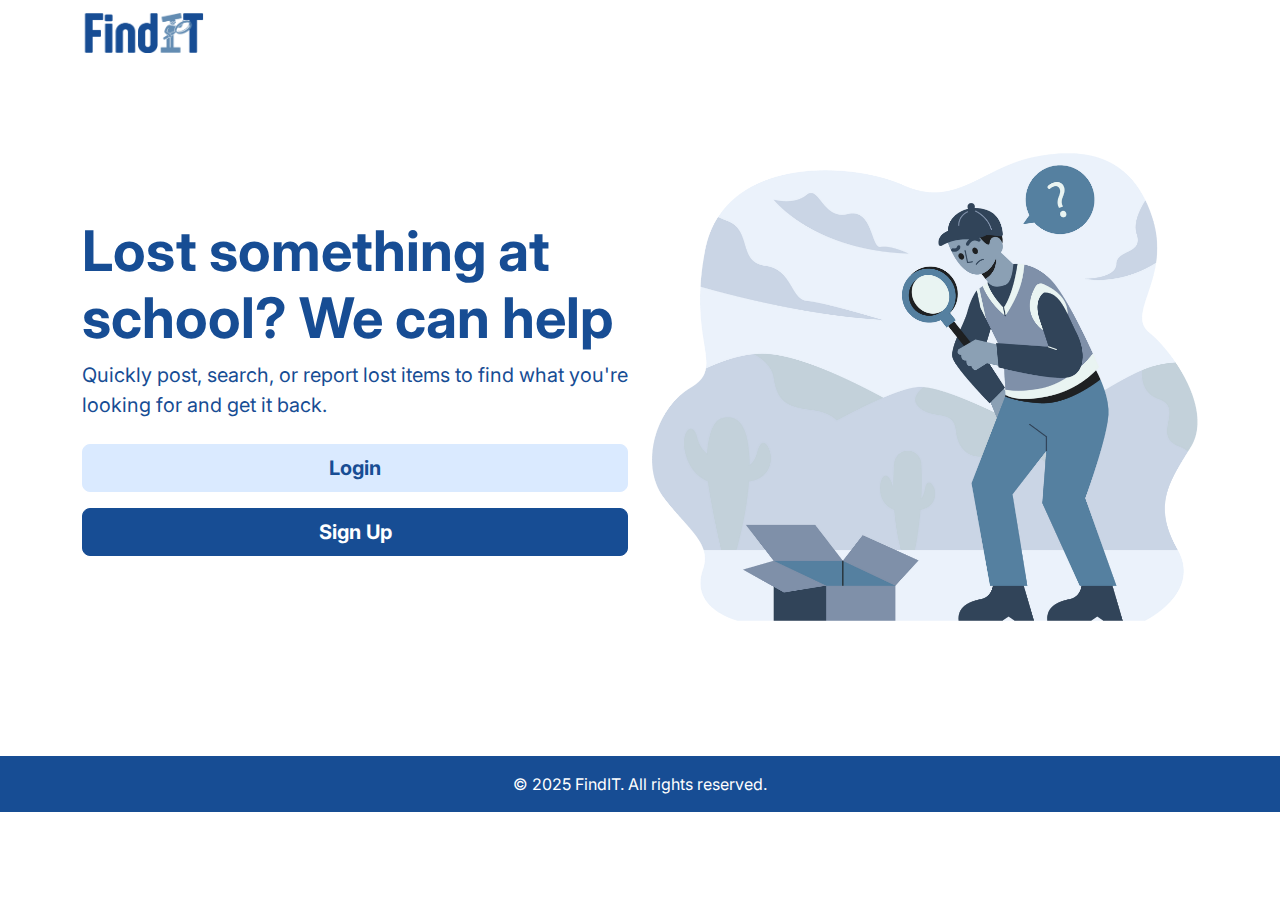
<file: index.html>
<!DOCTYPE html>
<html lang="en">
<head>
  <meta charset="UTF-8">
  <meta name="viewport" content="width=device-width, initial-scale=1.0">
  <title>FindIT - Lost & Found</title>
  
 <link href="https://fonts.googleapis.com/css2?family=Inter:wght@400;500;600;700&display=swap" rel="stylesheet">

  <!-- Bootstrap 5 CSS -->
  <link href="https://cdn.jsdelivr.net/npm/bootstrap@5.3.0/dist/css/bootstrap.min.css" rel="stylesheet">

  <!-- Your Custom Styles -->
  <link rel="stylesheet" href="styles\indexstyle.css">
  
</head>

<body class="inter-custom">

<!-- Navbar -->
 <!-- Navbar -->
  <nav class="navbar navbar-expand-lg navbar-dark bg-white">
  <div class="container">
    <a class="navbar-brand fw-bold" href="index.html">
      <img src="assets/fintitlogo.png" alt="Logo" style="height: 40px; width: auto; margin-right: 8px;">
    </a>
    <button class="navbar-toggler" type="button" data-bs-toggle="collapse" data-bs-target="#navbarNav">
      <span class="navbar-toggler-icon"></span>
    </button>
    <div class="collapse navbar-collapse" id="navbarNav">
      <ul class="navbar-nav mx-auto">
       
      </ul>
    </div>
  </div>
</nav>

<!-- Hero Section -->
<section class="py-5">
  <div class="container">
    <div class="row align-items-center">
      <!-- Left side content -->
      <div class="col-md-6">
        <h1 class="display-4 fw-bold">
          Lost something at school? We can help
        </h1>
        <p class="fs-5">
          Quickly post, search, or report lost items to find what you're looking for and get it back.
        </p>
        <div class="d-flex flex-column gap-3 mt-4">
          <a href="login.html" class="btn btn-outline-primary btn-lg fw-bold">Login</a>
          <a href="register.html" class="btn btn-primary btn-lg fw-bold">Sign Up</a>
          
        </div>
      </div>
      <!-- Right side image -->
      <div class="col-md-6 text-center">
        <img src="assets\logo.png" alt="Lost & Found" class="img-fluid rounded">
      </div>
    </div>
  </div>
</section>

<footer class="text-center p-3 mt-5">
  <p class="mb-0">© 2025 FindIT. All rights reserved.</p>
</footer>

<!-- Bootstrap 5 JS -->
<script src="https://cdn.jsdelivr.net/npm/bootstrap@5.3.0/dist/js/bootstrap.bundle.min.js"></script>
</body>
</html>
</file>
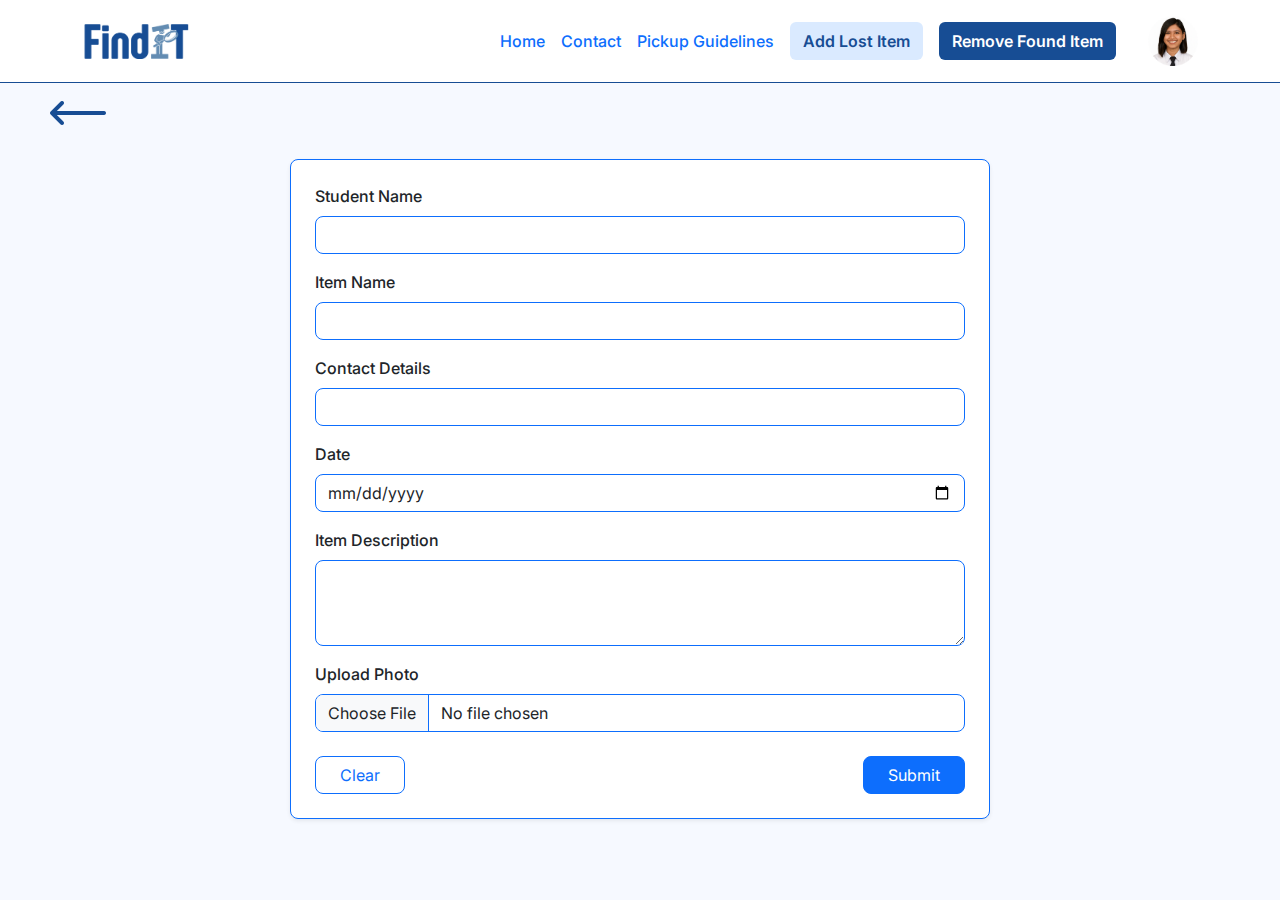
<file: AddLostItem.html>
<!DOCTYPE html>
<html lang="en">
<head>
  <meta charset="UTF-8">
  <meta name="viewport" content="width=device-width, initial-scale=1.0">
  <title>Lost & Found</title>
  <link href="https://cdn.jsdelivr.net/npm/bootstrap@5.3.3/dist/css/bootstrap.min.css" rel="stylesheet">
  <link href="https://fonts.googleapis.com/css2?family=Inter:wght@400;500;600;700&display=swap" rel="stylesheet">
  <link rel="stylesheet" href="assets/dashboardstyle.css">
</head>
<body>

<!-- Navbar -->
<nav class="navbar navbar-expand-lg navbar-custom py-3">
  <div class="container">
    <a class="navbar-brand" href="#">
      <img src="assets/fintitlogo.png" alt="Logo" height="35">
    </a>
    <div class="ms-auto d-flex align-items-center gap-3">
      <a href="#" class="text-decoration-none text-primary fw-medium">Home</a>
      <a href="#" class="text-decoration-none text-primary fw-medium">Contact</a>
      <a href="#" class="text-decoration-none text-primary fw-medium">Pickup Guidelines</a>
      <button class="btn btn-report-lost">Add Lost Item</button>
      <button class="btn btn-report-found">Remove Found Item</button>
      <img src="assets/tempprofilepic.png" alt="Profile" class="ms-3" height="50">
    </div>
  </div>
</nav>



  <!-- Report Found Item Section -->
  <div class="text-start ps-5 mb-3">
  <a href="dashboard.html">
  <img src="assets/backbutton.png" class="me-2" alt="Back">
</a>

    
  </div>

  <!-- Form Card -->
  <div class="d-flex justify-content-center">
    <div class="card shadow-sm border-primary rounded-3 p-4" style="max-width: 700px; width: 100%;">
      <form>
        <div class="mb-3">
          <label class="form-label fw-medium">Student Name</label>
          <input type="text" class="form-control border-primary rounded-3">
        </div>
        <div class="mb-3">
          <label class="form-label fw-medium">Item Name</label>
          <input type="text" class="form-control border-primary rounded-3">
        </div>
        <div class="mb-3">
          <label class="form-label fw-medium">Contact Details</label>
          <input type="text" class="form-control border-primary rounded-3">
        </div>
        <div class="mb-3">
          <label class="form-label fw-medium">Date</label>
          <input type="date" class="form-control border-primary rounded-3">
        </div>
        <div class="mb-3">
          <label class="form-label fw-medium">Item Description</label>
          <textarea class="form-control border-primary rounded-3" rows="3"></textarea>
        </div>
        <div class="mb-3">
          <label class="form-label fw-medium">Upload Photo</label>
          <input type="file" class="form-control border-primary rounded-3">
        </div>
        <div class="d-flex justify-content-between mt-4">
          <button type="reset" class="btn btn-outline-primary rounded-3 px-4">Clear</button>
          <button type="submit" class="btn btn-primary rounded-3 px-4">Submit</button>
        </div>
      </form>
    </div>
  </div>
</div>


<script src="https://cdn.jsdelivr.net/npm/bootstrap@5.3.3/dist/js/bootstrap.bundle.min.js"></script>
</body>
</html>
</file>
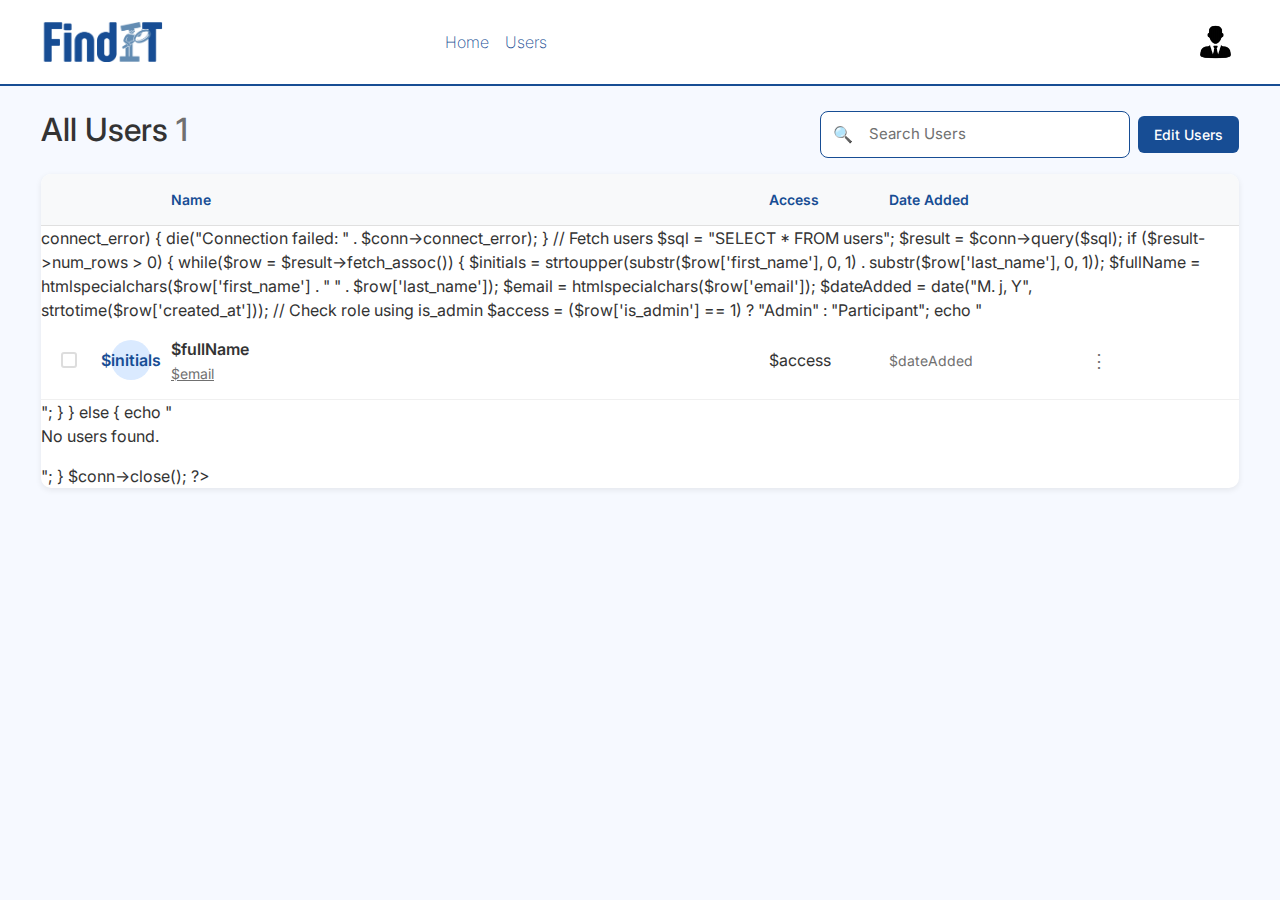
<file: admin_User_Management.html>
<!DOCTYPE html>
<html lang="en">
<head>
  <meta charset="UTF-8">
  <meta name="viewport" content="width=device-width, initial-scale=1.0">
  <title>Admin - User Management</title>
  
  <!-- Fonts & Bootstrap -->
  <link href="https://fonts.googleapis.com/css2?family=Inter:wght@400;500;600;700&display=swap" rel="stylesheet">
  <link href="https://cdn.jsdelivr.net/npm/bootstrap@5.3.0/dist/css/bootstrap.min.css" rel="stylesheet">
  
  <!-- Custom CSS -->
  <link rel="stylesheet" href="styles/admin_user_managementstyle.css">
</head>
<body>

  <!-- Navigation Bar -->
  <nav class="navbar navbar-expand-lg navbar-custom py-3">
    <div class="container">
      <!-- Brand -->
      <a class="navbar-brand fw-bold" href="#">
        <img src="assets/fintitlogo.png" alt="Logo" style="height: 40px; width: auto; margin-right: 8px;">
      </a>

      <!-- Toggler -->
      <button class="navbar-toggler" type="button" data-bs-toggle="collapse" data-bs-target="#navbarNav">
        <span class="navbar-toggler-icon"></span>
      </button>

      <!-- Navbar Links -->
      <div class="collapse navbar-collapse" id="navbarNav">
        <ul class="navbar-nav mx-auto">
          <li class="nav-item"><a class="nav-link" href="admin_dashboard.html">Home</a></li>
          <li class="nav-item"><a class="nav-link active" href="admin_User_Management.html">Users</a></li>
        </ul>

        <!-- Profile Dropdown -->
        <div class="dropdown ms-5">
          <img src="assets/adminpic.png" alt="Profile" class="rounded-circle" height="40" 
               id="profileDropdown" role="button" data-bs-toggle="dropdown" aria-expanded="false">

          <ul class="dropdown-menu dropdown-menu-end" aria-labelledby="profileDropdown">
            <li><a class="dropdown-item" href="profile.html">Profile</a></li>
            <li><a class="dropdown-item" href="settings.html">Settings</a></li>
            <li><hr class="dropdown-divider"></li>
            <li><a class="dropdown-item text-danger" href="#" data-bs-toggle="modal" data-bs-target="#logoutModal">Log Out</a></li>
          </ul>
        </div>
      </div>
    </div>
  </nav>

  <!-- Main Content -->
  <div class="container mt-4">
    <!-- Title Bar -->
    <div class="title-bar d-flex justify-content-between align-items-center mb-3">
      <h2>All Users <span class="user-count" id="user-count">0</span></h2>
      <div class="actions-section d-flex align-items-center gap-2">
        <div class="search-bar d-flex align-items-center">
          <span class="search-icon me-2">🔍</span>
          <input type="text" id="searchInput" class="form-control form-control-sm" placeholder="Search Users">
        </div>
        <button class="edit-users-btn btn btn-primary">Edit Users</button>
      </div>
    </div>

    <!-- User Table -->
    <div class="user-table">
      <!-- Table Header -->
      <div class="table-header">
        <div></div>
        <div></div>
        <div>Name</div>
        <div>Access</div>
        <div>Date Added</div>
        <div></div>
      </div>

      <!-- Dynamic User Rows -->
      <div id="user-rows"></div>
    </div>
  </div>

  <!-- Bootstrap JS -->
  <script src="https://cdn.jsdelivr.net/npm/bootstrap@5.3.0/dist/js/bootstrap.bundle.min.js"></script>

  <!-- Dynamic Fetch Script -->
  <script>
    function loadUsers() {
      fetch("phpfiles/fetch_users.php")
        .then(response => response.text())
        .then(data => {
          document.getElementById("user-rows").innerHTML = data;

          // Count users
          const rows = document.querySelectorAll("#user-rows .user-row").length;
          document.getElementById("user-count").textContent = rows;
        })
        .catch(error => console.error("Error fetching users:", error));
    }

    // Load users on page load
    loadUsers();

    // Simple search filter
    document.getElementById("searchInput").addEventListener("keyup", function() {
      let filter = this.value.toLowerCase();
      let rows = document.querySelectorAll("#user-rows .user-row");

      rows.forEach(row => {
        let name = row.querySelector(".user-name").textContent.toLowerCase();
        let email = row.querySelector(".user-email").textContent.toLowerCase();
        row.style.display = (name.includes(filter) || email.includes(filter)) ? "" : "none";
      });
    });
  </script>
</body>
</html>
</file>
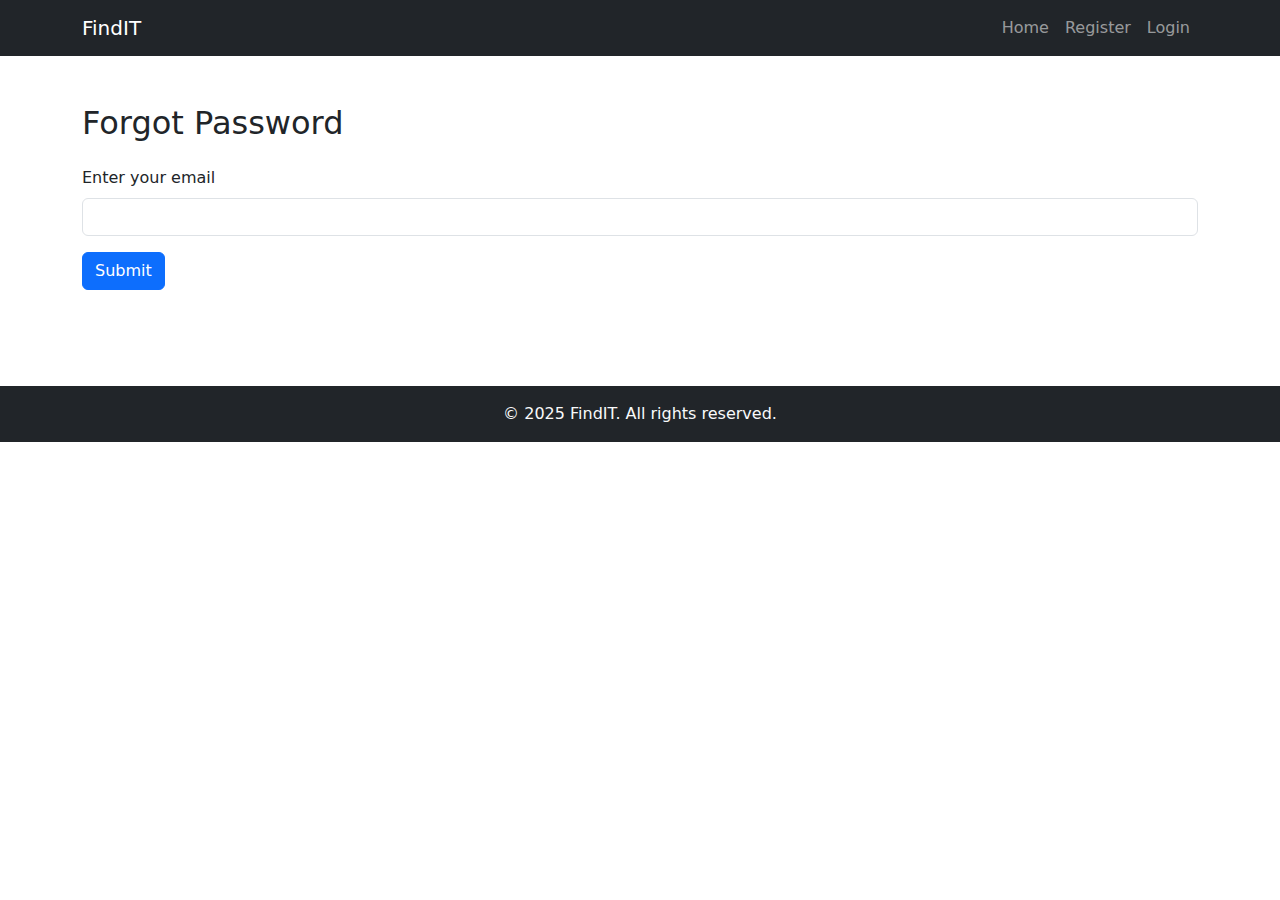
<file: forgot.html>
<!DOCTYPE html>
<html lang="en">
<head>
  <meta charset="UTF-8">
  <meta name="viewport" content="width=device-width, initial-scale=1.0">
  <title>Bootstrap Project</title>
  <!-- Bootstrap 5 CSS -->
  <link href="https://cdn.jsdelivr.net/npm/bootstrap@5.3.0/dist/css/bootstrap.min.css" rel="stylesheet">
</head>
<nav class="navbar navbar-expand-lg navbar-dark bg-dark">
  <div class="container">
    <a class="navbar-brand" href="index.html">FindIT</a>
    <button class="navbar-toggler" type="button" data-bs-toggle="collapse" data-bs-target="#navbarNav">
      <span class="navbar-toggler-icon"></span>
    </button>
    <div class="collapse navbar-collapse" id="navbarNav">
      <ul class="navbar-nav ms-auto">
        <li class="nav-item"><a class="nav-link" href="index.html">Home</a></li>
        <li class="nav-item"><a class="nav-link" href="register.html">Register</a></li>
        <li class="nav-item"><a class="nav-link" href="login.html">Login</a></li>
      </ul>
    </div>
  </div>
</nav>

<body>

 <section class="container py-5">
  <h2 class="mb-4">Forgot Password</h2>
  <form>
    <div class="mb-3">
      <label class="form-label">Enter your email</label>
      <input type="email" class="form-control" required>
    </div>
    <button type="submit" class="btn btn-primary">Submit</button>
  </form>
</section>


  <!-- Bootstrap 5 JS -->
  <script src="https://cdn.jsdelivr.net/npm/bootstrap@5.3.0/dist/js/bootstrap.bundle.min.js"></script>
</body>
<footer class="bg-dark text-light text-center p-3 mt-5">
  <p class="mb-0">© 2025 FindIT. All rights reserved.</p>
</footer>

</html>
</file>
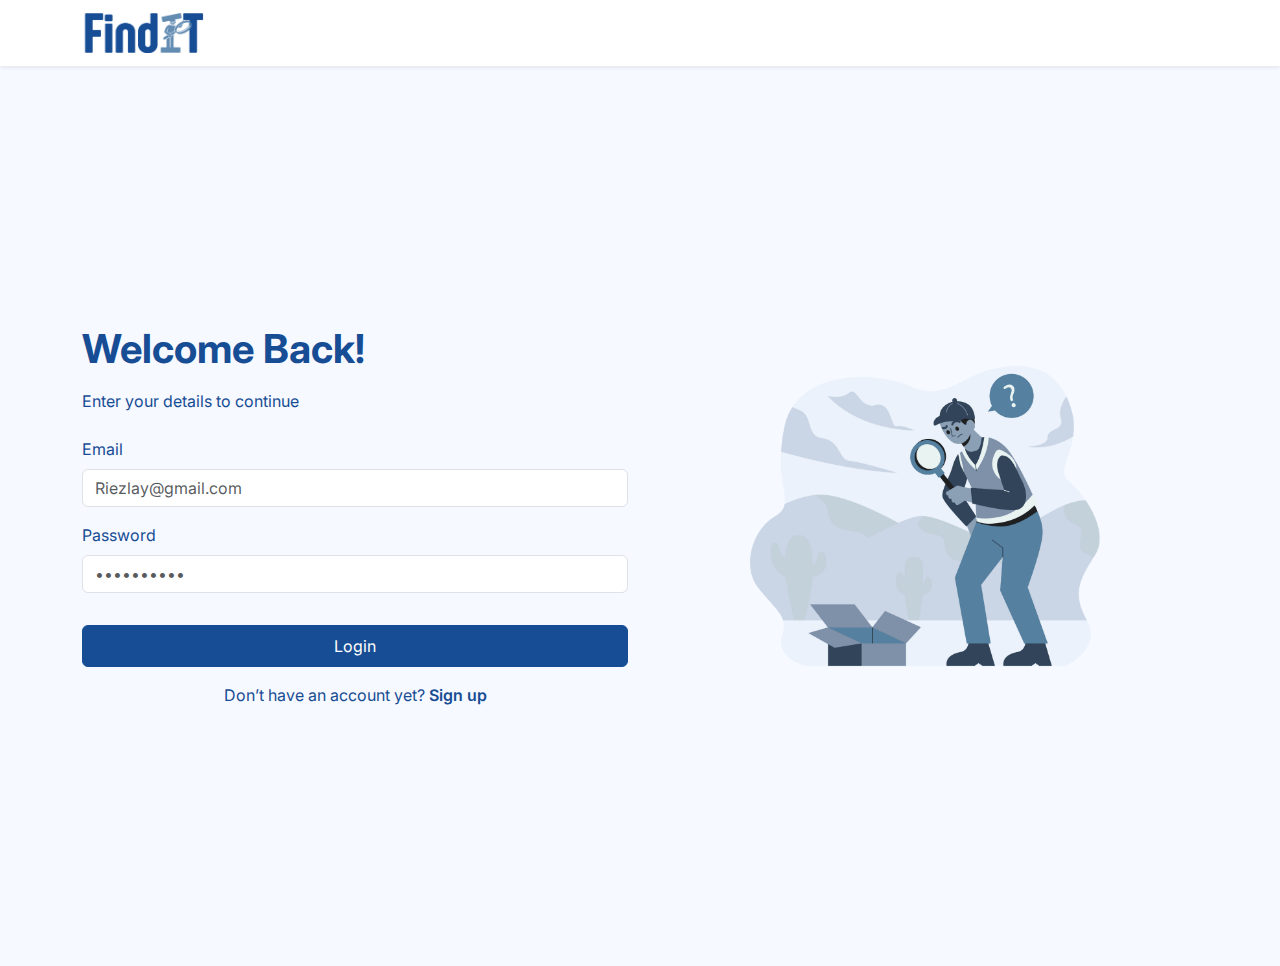
<file: login.html>
<!DOCTYPE html>
<html lang="en">
<head>
  <meta charset="UTF-8">
  <meta name="viewport" content="width=device-width, initial-scale=1.0">
  <title>Login</title>
  <link href="https://fonts.googleapis.com/css2?family=Inter:wght@400;500;600;700&display=swap" rel="stylesheet">

  <!-- Bootstrap 5 CSS -->
  <link href="https://cdn.jsdelivr.net/npm/bootstrap@5.3.0/dist/css/bootstrap.min.css" rel="stylesheet">

  <!-- Your Custom Styles -->
  <link rel="stylesheet" href="styles/styles.css">
</head>

<body>
  <!-- Navbar -->
  <nav class="navbar navbar-expand-lg navbar-dark bg-white shadow-sm">
    <div class="container">
      <a class="navbar-brand fw-bold" href="index.html">
        <img src="assets/fintitlogo.png" alt="Logo" style="height: 40px; width: auto; margin-right: 8px;">
      </a>
      <button class="navbar-toggler" type="button" data-bs-toggle="collapse" data-bs-target="#navbarNav">
        <span class="navbar-toggler-icon"></span>
      </button>
      <div class="collapse navbar-collapse" id="navbarNav">
        <ul class="navbar-nav mx-auto">
         
        </ul>
      </div>
    </div>
  </nav>

  <!-- Login Form Section -->
  <div class="container vh-100 d-flex flex-column justify-content-center">
    <div class="row align-items-center">
      
      <!-- Left Column: Login Form -->
      <div class="col-md-6">
        <h1 class="fw-bold mb-3" style="color: #174D94;">Welcome Back!</h1>
        <p class="mb-4">Enter your details to continue</p>

        <!-- FORM connected to login.php -->
        <form action="phpfiles/loginscripts.php" method="POST">
          <div class="mb-3">
            <label for="email" class="form-label">Email</label>
            <input 
              type="email" 
              class="form-control" 
              id="email" 
              name="email" 
              placeholder="Riezlay@gmail.com" 
              required>
          </div>

          <div class="mb-3 position-relative">
            <label for="password" class="form-label">Password</label>
            <input 
              type="password" 
              class="form-control pe-5" 
              id="password" 
              name="password" 
              placeholder="••••••••••" 
              required>
          </div>

          <div class="d-flex justify-content-end mb-3">
            <!-- <a href="forgot.html" class="forgot-link text-decoration-none">Forgot password?</a> -->
          </div>

          <button type="submit" class="btn btn-primary w-100 py-2">Login</button>
        </form>

        <div class="text-center mt-3">
          Don’t have an account yet? 
          <a href="register.html" class="signup-link text-decoration-none fw-semibold">Sign up</a>
        </div>
      </div>

      <!-- Right Column: Image -->
      <div class="col-md-6 text-center">
        <img src="assets/logo.png" class="img-fluid" alt="Login Illustration" style="max-height: 350px;">
      </div>
    </div>
  </div>

  <script src="https://cdn.jsdelivr.net/npm/bootstrap@5.3.2/dist/js/bootstrap.bundle.min.js"></script>
</body>
</html>
</file>
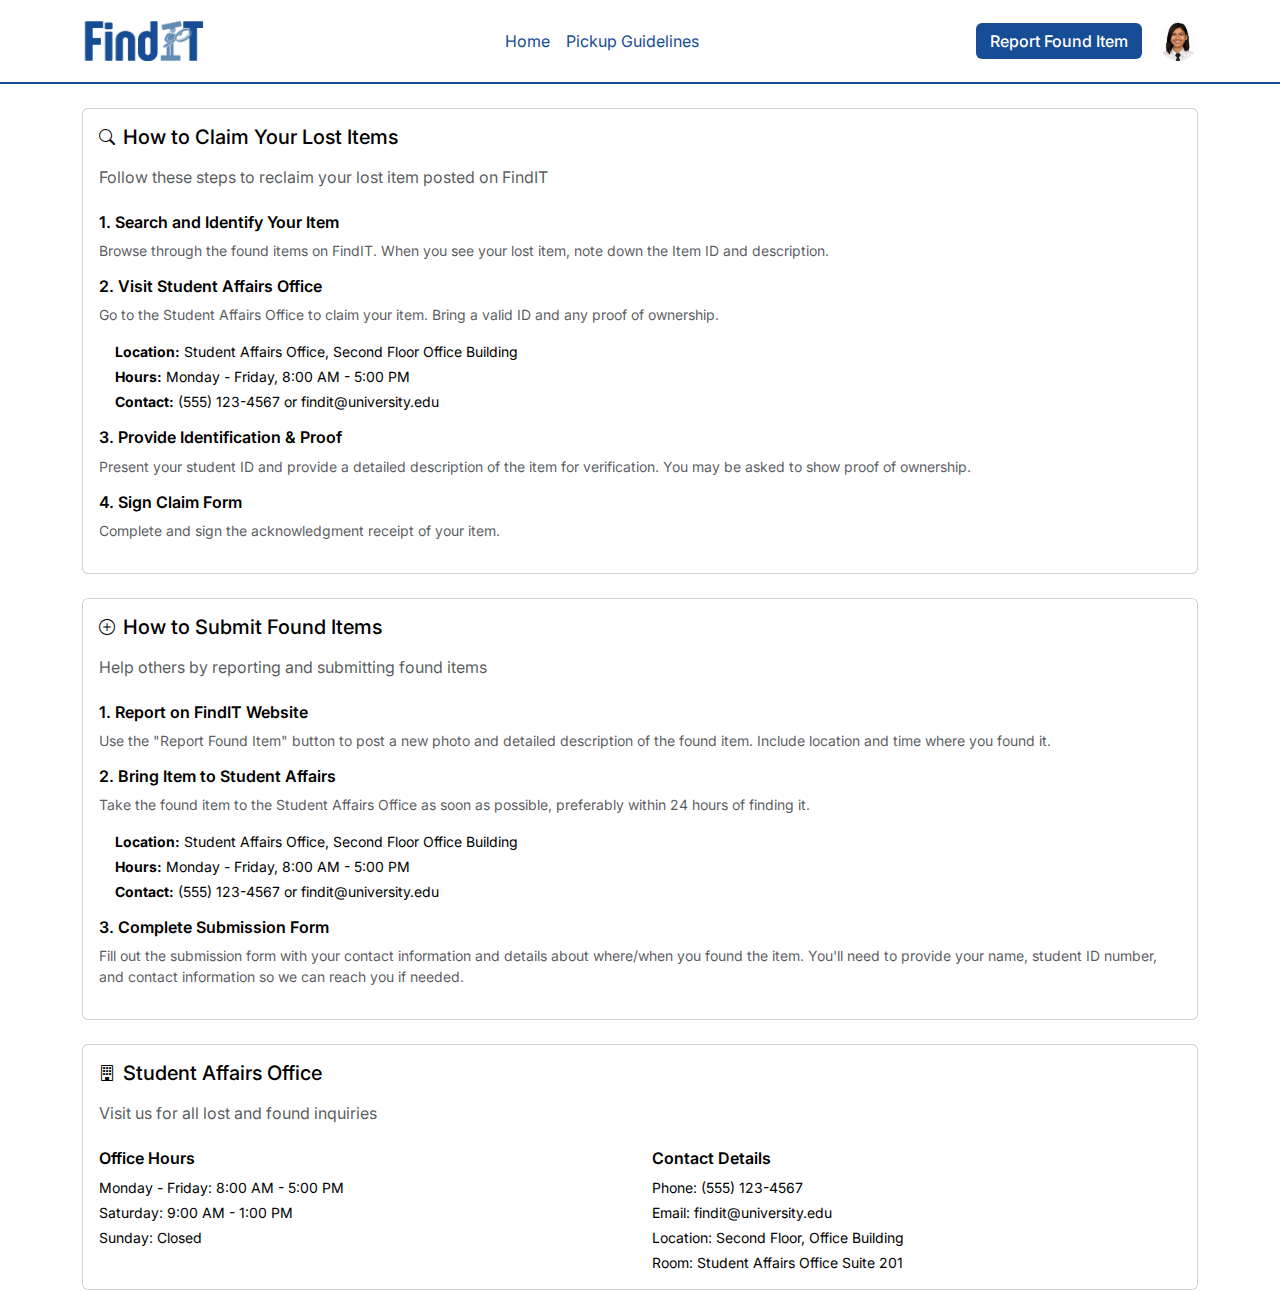
<file: pickup_guidelines.html>
<!DOCTYPE html>
<html lang="en">
<head>
  <!-- Meta -->
  <meta charset="UTF-8">
  <meta name="viewport" content="width=device-width, initial-scale=1.0">

  <title>FindIT - Lost & Found</title>

  <!-- Google Fonts -->
  <link href="https://fonts.googleapis.com/css2?family=Inter:wght@400;500;600;700&display=swap" rel="stylesheet">

  <!-- Bootstrap CSS -->
  <link href="https://cdn.jsdelivr.net/npm/bootstrap@5.3.0/dist/css/bootstrap.min.css" rel="stylesheet">

  <!-- Bootstrap Icons CDN for icons -->
  <link rel="stylesheet" href="https://cdn.jsdelivr.net/npm/bootstrap-icons@1.11.0/font/bootstrap-icons.css">

  <!-- Custom CSS (MUST be below Bootstrap) -->
  <link rel="stylesheet" href="styles\dashboardstyle.css">
</head>
<body>

  <!-- Navbar -->
  <nav class="navbar navbar-expand-lg navbar-custom py-3">
    <div class="container">
      
      <!-- Brand -->
      <a class="navbar-brand fw-bold" href="#">
        <img src="assets/fintitlogo.png" alt="Logo" style="height: 40px; width: auto; margin-right: 8px;">
      </a>

      <!-- Toggler (for mobile) -->
      <button class="navbar-toggler" type="button" data-bs-toggle="collapse" data-bs-target="#navbarNav">
        <span class="navbar-toggler-icon"></span>
      </button>

      <!-- Navbar Links -->
      <div class="collapse navbar-collapse" id="navbarNav">
        <ul class="navbar-nav mx-auto">
          <li class="nav-item"><a class="nav-link" href="dashboard.html">Home</a></li>
          <li class="nav-item"><a class="nav-link" href="pickup_guidelines.html">Pickup Guidelines</a></li>
        </ul>

        <!-- Right Side -->
      
          <button class="btn btn-report-lost" onclick="window.location.href='reportFoundItem.html'">
            Report Found Item
          </button>

<!-- Bootstrap Bundle with Popper.js -->
<script src="https://cdn.jsdelivr.net/npm/bootstrap@5.3.0/dist/js/bootstrap.bundle.min.js"></script>



         <!-- Profile Dropdown -->
<div class="dropdown ms-3">
  <img src="assets/tempprofilepic.png" alt="Profile" class="rounded-circle" height="40" id="profileDropdown" role="button" data-bs-toggle="dropdown" aria-expanded="false">

  <ul class="dropdown-menu dropdown-menu-end" aria-labelledby="profileDropdown">
    <li><a class="dropdown-item" href="profile.html">Profile</a></li>
    <li><a class="dropdown-item" href="settings.html">Settings</a></li>
    <li><hr class="dropdown-divider"></li>
    <li><a class="dropdown-item text-danger" href="#" data-bs-toggle="modal" data-bs-target="#logoutModal">Log Out</a></li>
  </ul>
</div>

      </div>
    </div>
  </nav>

  <!-- Main Content -->
  <div class="container mt-4">
    
    <!-- How to Claim Your Lost Items Section -->
    <div class="card mb-4">
      <div class="card-body">
        <div class="d-flex align-items-center mb-3">
          <i class="bi bi-search me-2"></i>
          <h5 class="card-title mb-0">How to Claim Your Lost Items</h5>
        </div>
        <p class="text-muted mb-4">Follow these steps to reclaim your lost item posted on FindIT</p>
        
        <div class="row">
          <div class="col-12">
            <div class="mb-3">
              <h6 class="fw-semibold">1. Search and Identify Your Item</h6>
              <p class="text-muted small">Browse through the found items on FindIT. When you see your lost item, note down the Item ID and description.</p>
            </div>
            
            <div class="mb-3">
              <h6 class="fw-semibold">2. Visit Student Affairs Office</h6>
              <p class="text-muted small">Go to the Student Affairs Office to claim your item. Bring a valid ID and any proof of ownership.</p>
              <div class="ms-3">
                <p class="small mb-1"><strong>Location:</strong> Student Affairs Office, Second Floor Office Building</p>
                <p class="small mb-1"><strong>Hours:</strong> Monday - Friday, 8:00 AM - 5:00 PM</p>
                <p class="small mb-0"><strong>Contact:</strong> (555) 123-4567 or findit@university.edu</p>
              </div>
            </div>
            
            <div class="mb-3">
              <h6 class="fw-semibold">3. Provide Identification & Proof</h6>
              <p class="text-muted small">Present your student ID and provide a detailed description of the item for verification. You may be asked to show proof of ownership.</p>
            </div>
            
            <div class="mb-0">
              <h6 class="fw-semibold">4. Sign Claim Form</h6>
              <p class="text-muted small">Complete and sign the acknowledgment receipt of your item.</p>
            </div>
          </div>
        </div>
      </div>
    </div>

    <!-- How to Submit Found Items Section -->
    <div class="card mb-4">
      <div class="card-body">
        <div class="d-flex align-items-center mb-3">
          <i class="bi bi-plus-circle me-2"></i>
          <h5 class="card-title mb-0">How to Submit Found Items</h5>
        </div>
        <p class="text-muted mb-4">Help others by reporting and submitting found items</p>
        
        <div class="row">
          <div class="col-12">
            <div class="mb-3">
              <h6 class="fw-semibold">1. Report on FindIT Website</h6>
              <p class="text-muted small">Use the "Report Found Item" button to post a new photo and detailed description of the found item. Include location and time where you found it.</p>
            </div>
            
            <div class="mb-3">
              <h6 class="fw-semibold">2. Bring Item to Student Affairs</h6>
              <p class="text-muted small">Take the found item to the Student Affairs Office as soon as possible, preferably within 24 hours of finding it.</p>
              <div class="ms-3">
                <p class="small mb-1"><strong>Location:</strong> Student Affairs Office, Second Floor Office Building</p>
                <p class="small mb-1"><strong>Hours:</strong> Monday - Friday, 8:00 AM - 5:00 PM</p>
                <p class="small mb-0"><strong>Contact:</strong> (555) 123-4567 or findit@university.edu</p>
              </div>
            </div>
            
            <div class="mb-0">
              <h6 class="fw-semibold">3. Complete Submission Form</h6>
              <p class="text-muted small">Fill out the submission form with your contact information and details about where/when you found the item. You'll need to provide your name, student ID number, and contact information so we can reach you if needed.</p>
            </div>
          </div>
        </div>
      </div>
    </div>

    <!-- Student Affairs Office Section -->
    <div class="card">
      <div class="card-body">
        <div class="d-flex align-items-center mb-3">
          <i class="bi bi-building me-2"></i>
          <h5 class="card-title mb-0">Student Affairs Office</h5>
        </div>
        <p class="text-muted mb-4">Visit us for all lost and found inquiries</p>
        
        <div class="row">
          <div class="col-md-6">
            <h6 class="fw-semibold mb-2">Office Hours</h6>
            <p class="small mb-1">Monday - Friday: 8:00 AM - 5:00 PM</p>
            <p class="small mb-1">Saturday: 9:00 AM - 1:00 PM</p>
            <p class="small mb-3">Sunday: Closed</p>
          </div>
          <div class="col-md-6">
            <h6 class="fw-semibold mb-2">Contact Details</h6>
            <p class="small mb-1">Phone: (555) 123-4567</p>
            <p class="small mb-1">Email: findit@university.edu</p>
            <p class="small mb-1">Location: Second Floor, Office Building</p>
            <p class="small mb-0">Room: Student Affairs Office Suite 201</p>
          </div>
        </div>
      </div>
    </div>

  </div>

<!-- Logout Modal -->
<div class="modal fade" id="logoutModal" tabindex="-1" aria-labelledby="logoutModalLabel" aria-hidden="true">
  <div class="modal-dialog modal-dialog-centered">
    <div class="modal-content">
      <div class="modal-body text-center">
        <p>Are you sure you want to log out?</p>
        <div class="d-flex justify-content-center gap-3">
          <button type="button" class="btn btn-secondary" data-bs-dismiss="modal">Cancel</button>
          <button type="button" class="btn btn-danger" onclick="logout()">Log Out</button>
        </div>
      </div>
    </div>
  </div>
</div>

<!-- Loading Modal -->
<div class="modal fade" id="loadingModal" tabindex="-1" aria-hidden="true" data-bs-backdrop="static" data-bs-keyboard="false">
  <div class="modal-dialog modal-dialog-centered">
    <div class="modal-content text-center p-4">
      <div class="spinner-border text-primary" role="status" style="width: 3rem; height: 3rem;">
        <span class="visually-hidden">Loading...</span>
      </div>
      <p id="loadingMessage" class="mt-3" style="font-size: 1.2rem;">Logging out...</p>
    </div>
  </div>
</div>

<script>
  function showLoading(message = "Loading...") {
    const msgElem = document.getElementById("loadingMessage");
    if (msgElem) msgElem.textContent = message;
    const modal = new bootstrap.Modal(document.getElementById("loadingModal"));
    modal.show();
  }

  function logout() {
    // Hide the logout confirmation modal if open
    const logoutModal = bootstrap.Modal.getInstance(document.getElementById('logoutModal'));
    if (logoutModal) logoutModal.hide();

    // Show loading modal
    showLoading("Logging out...");

    // Simulate logout delay, then redirect
    setTimeout(() => {
      window.location.href = "index.html";
    }, 1500); // 1.5 seconds delay
  }
</script>

</body>
</html>
</file>
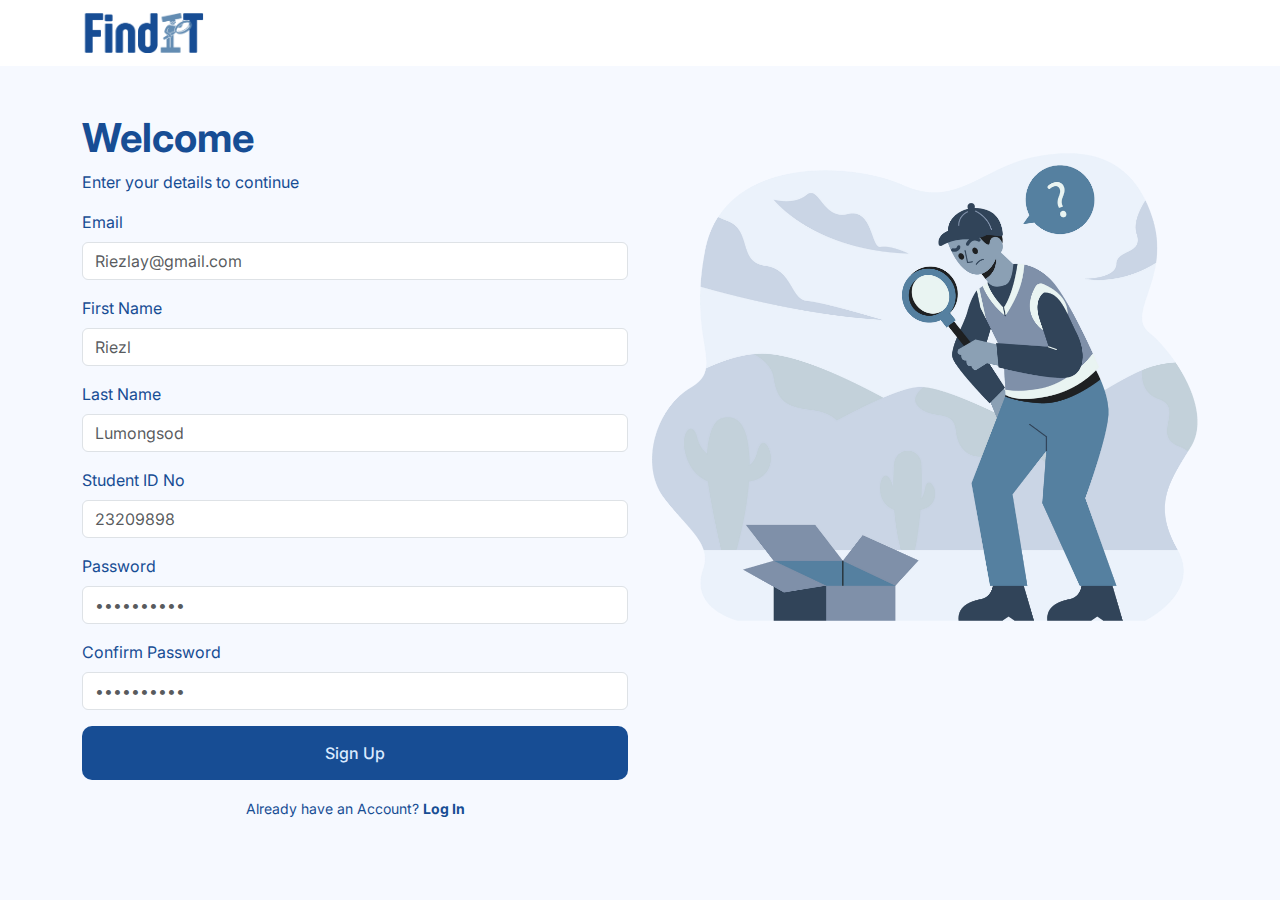
<file: register.html>
<!DOCTYPE html>
<html lang="en">
<head>
  <meta charset="UTF-8">
  <meta name="viewport" content="width=device-width, initial-scale=1.0">
  <title>Register</title>
  <link href="https://fonts.googleapis.com/css2?family=Inter:wght@400;500;600;700&display=swap" rel="stylesheet">

  <!-- Bootstrap 5 CSS -->
  <link href="https://cdn.jsdelivr.net/npm/bootstrap@5.3.0/dist/css/bootstrap.min.css" rel="stylesheet">

  <!-- Your Custom Styles -->
  <link rel="stylesheet" href="styles/styles.css">
</head>

<body>
  <!-- Navbar -->
  <nav class="navbar navbar-expand-lg navbar-dark bg-white">
    <div class="container">
      <a class="navbar-brand fw-bold" href="index.html">
        <img src="assets/fintitlogo.png" alt="Logo" style="height: 40px; width: auto; margin-right: 8px;">
      </a>
      <button class="navbar-toggler" type="button" data-bs-toggle="collapse" data-bs-target="#navbarNav">
        <span class="navbar-toggler-icon"></span>
      </button>
      <div class="collapse navbar-collapse" id="navbarNav">
        <ul class="navbar-nav mx-auto">
          
        </ul>
      </div>
    </div>
  </nav>

  <!-- Registration Form -->
  <div class="container py-5">
    <div class="row">
      <!-- Left Column -->
      <div class="col-md-6">
        <h1 class="fw-bold" style="color:#174D94;">Welcome</h1>
        <p>Enter your details to continue</p>

        <!-- FORM linked to registerscripts.php -->
        <form action="phpfiles/registerscripts.php" method="POST">
  <div class="mb-3">
    <label for="email" class="form-label">Email</label>
    <input type="email" class="form-control" id="email" name="email" placeholder="Riezlay@gmail.com" required>
  </div>

  <div class="mb-3">
    <label for="first_name" class="form-label">First Name</label>
    <input type="text" class="form-control" id="first_name" name="first_name" placeholder="Riezl" required>
  </div>

  <div class="mb-3">
    <label for="last_name" class="form-label">Last Name</label>
    <input type="text" class="form-control" id="last_name" name="last_name" placeholder="Lumongsod" required>
  </div>

  <div class="mb-3">
    <label for="student_id" class="form-label">Student ID No</label>
    <input type="text" class="form-control" id="student_id" name="student_id" placeholder="23209898" required>
  </div>

  <div class="mb-3">
    <label for="password" class="form-label">Password</label>
    <input type="password" class="form-control" id="password" name="password" placeholder="••••••••••" required>
  </div>

  <div class="mb-3">
    <label for="confirm_password" class="form-label">Confirm Password</label>
    <input type="password" class="form-control" id="confirm_password" name="confirm_password" placeholder="••••••••••" required>
  </div>

  <button type="submit" class="btn-signup">Sign Up</button>
</form>


        <div class="mt-3 text-center">
          <small>Already have an Account? <a href="login.html" class="login-link">Log In</a></small>
        </div>
      </div>

      <!-- Right Column: Image -->
      <div class="col-md-6 text-center">
        <img src="assets/logo.png" class="img-fluid" alt="Illustration">
      </div>
    </div>
  </div>

  <script src="https://cdn.jsdelivr.net/npm/bootstrap@5.3.2/dist/js/bootstrap.bundle.min.js"></script>
</body>
</html>
</file>
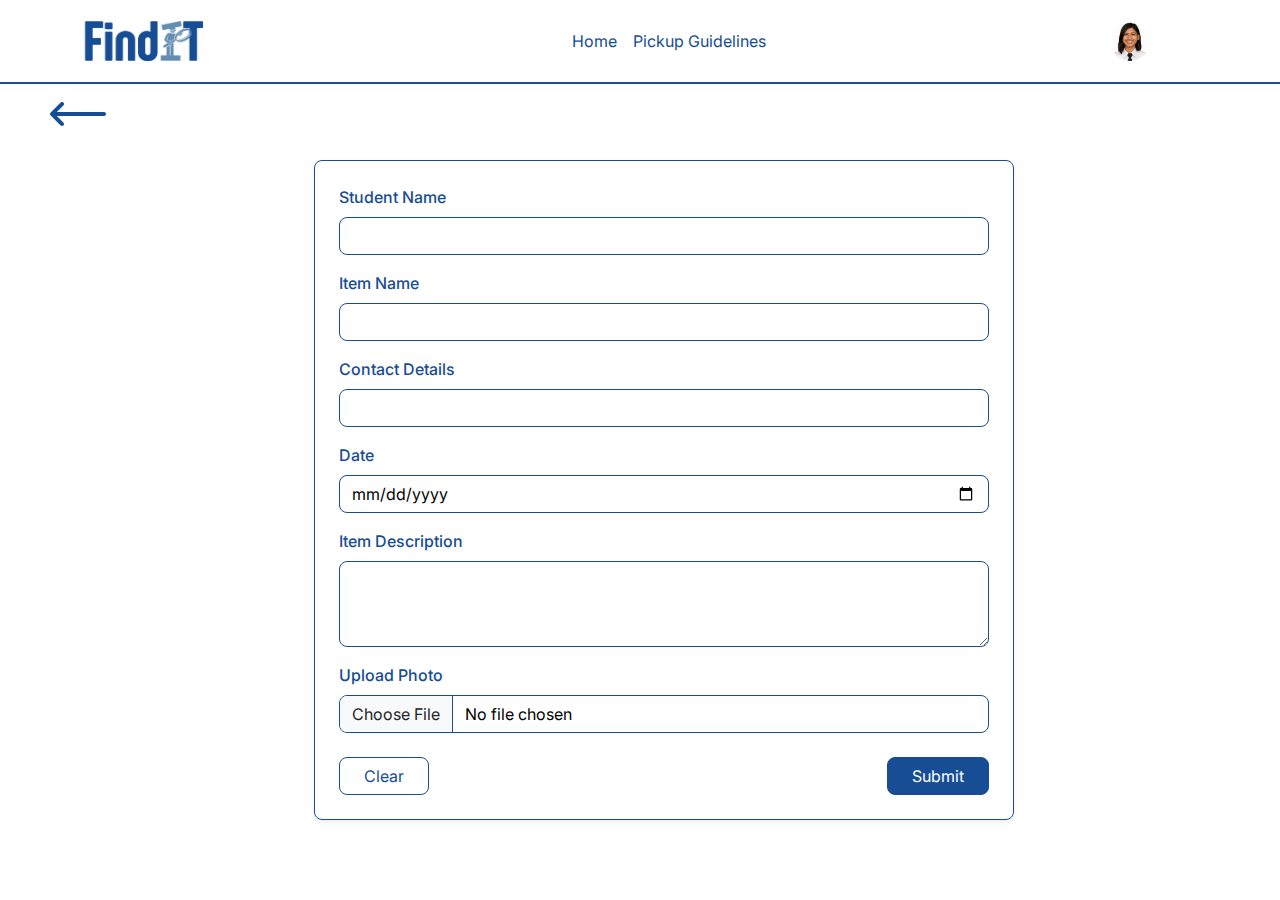
<file: reportFoundItem.html>
<!DOCTYPE html>
<html lang="en">
<head>
  <meta charset="UTF-8">
  <meta name="viewport" content="width=device-width, initial-scale=1.0">
  <title>Lost & Found</title>
  <link href="https://cdn.jsdelivr.net/npm/bootstrap@5.3.3/dist/css/bootstrap.min.css" rel="stylesheet">
  <link href="https://fonts.googleapis.com/css2?family=Inter:wght@400;500;600;700&display=swap" rel="stylesheet">
  <link rel="stylesheet" href="styles/reportlostitemstyle.css">
</head>
<body>

<!-- Navbar -->
<nav class="navbar navbar-expand-lg navbar-custom py-3">
    <div class="container">
      
      <!-- Brand -->
      <a class="navbar-brand fw-bold" href="#">
        <img src="assets/fintitlogo.png" alt="Logo" style="height: 40px; width: auto; margin-right: 8px;">
      </a>

      <!-- Toggler (for mobile) -->
      <button class="navbar-toggler" type="button" data-bs-toggle="collapse" data-bs-target="#navbarNav">
        <span class="navbar-toggler-icon"></span>
      </button>

      <!-- Navbar Links -->
      <div class="collapse navbar-collapse" id="navbarNav">
        <ul class="navbar-nav mx-auto">
          <li class="nav-item"><a class="nav-link" href="dashboard.html">Home</a></li>
          <li class="nav-item"><a class="nav-link" href="#">Pickup Guidelines</a></li>
        </ul>

        <!-- Right Side -->
       
        
          <img src="assets/tempprofilepic.png" alt="Profile" class="me-5 rounded-circle" height="40">
        </div>
      </div>
    </div>
  </nav>



  <!-- Report Found Item Section -->
  <div class="text-start ps-5 mb-3">
  <a href="dashboard.html">
  <img src="assets/backbutton.png" class="me-2" alt="Back">
</a>

    
  </div>

  <!-- Form Card -->
  <div class="d-flex justify-content-center ms-5">
  <div class="card shadow-sm border-primary rounded-3 p-4 w-100" style="max-width: 700px;">
   <form action="phpfiles\reportfounditemscripts.php" method="POST" enctype="multipart/form-data">
  <div class="mb-3">
    <label class="form-label fw-medium">Student Name</label>
    <input type="text" name="student_name" class="form-control border-primary rounded-3" required>
  </div>
  <div class="mb-3">
    <label class="form-label fw-medium">Item Name</label>
    <input type="text" name="item_name" class="form-control border-primary rounded-3" required>
  </div>
  <div class="mb-3">
    <label class="form-label fw-medium">Contact Details</label>
    <input type="text" name="contact_details" class="form-control border-primary rounded-3" required>
  </div>
  <div class="mb-3">
    <label class="form-label fw-medium">Date</label>
    <input type="date" name="date_found" class="form-control border-primary rounded-3" required>
  </div>
  <div class="mb-3">
    <label class="form-label fw-medium">Item Description</label>
    <textarea name="description" class="form-control border-primary rounded-3" rows="3" required></textarea>
  </div>
  <div class="mb-3">
    <label class="form-label fw-medium">Upload Photo</label>
    <input type="file" name="photo" class="form-control border-primary rounded-3" accept="image/*">
  </div>
  <div class="d-flex justify-content-between mt-4">
    <button type="reset" class="btn btn-outline-primary rounded-3 px-4">Clear</button>
    <button type="submit" class="btn btn-primary rounded-3 px-4">Submit</button>
  </div>
</form>



  </div>
</div>



<script src="https://cdn.jsdelivr.net/npm/bootstrap@5.3.3/dist/js/bootstrap.bundle.min.js"></script>
</body>
</html>
</file>
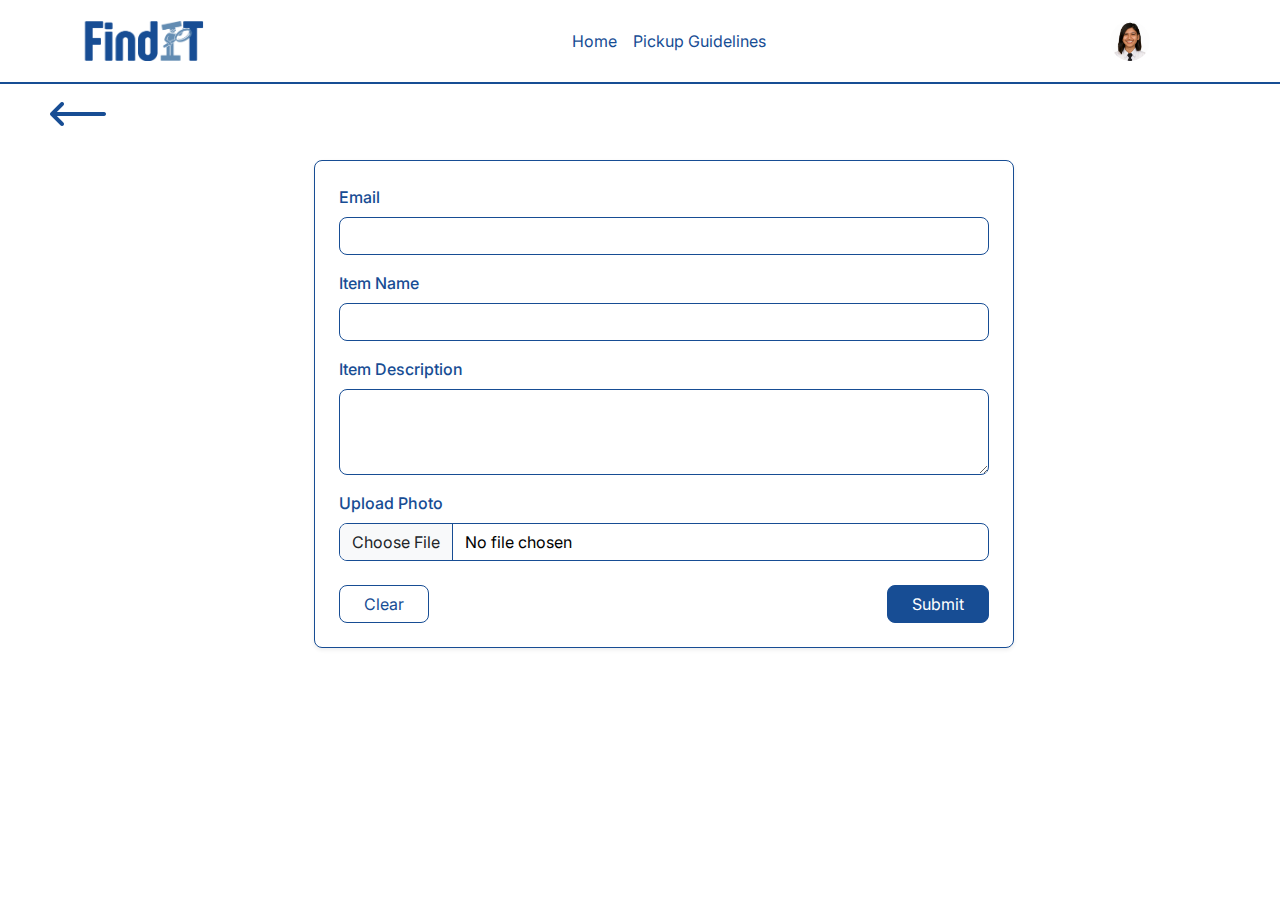
<file: reportYourLostItem.html>
<!DOCTYPE html>
<html lang="en">
<head>
  <meta charset="UTF-8">
  <meta name="viewport" content="width=device-width, initial-scale=1.0">
  <title>Lost & Found</title>
  <link href="https://cdn.jsdelivr.net/npm/bootstrap@5.3.3/dist/css/bootstrap.min.css" rel="stylesheet">
  <link href="https://fonts.googleapis.com/css2?family=Inter:wght@400;500;600;700&display=swap" rel="stylesheet">
  <link rel="stylesheet" href="styles/reportlostitemstyle.css">
</head>
<body>

<!-- Navbar -->
<nav class="navbar navbar-expand-lg navbar-custom py-3">
    <div class="container">
      
      <!-- Brand -->
      <a class="navbar-brand fw-bold" href="#">
        <img src="assets/fintitlogo.png" alt="Logo" style="height: 40px; width: auto; margin-right: 8px;">
      </a>

      <!-- Toggler (for mobile) -->
      <button class="navbar-toggler" type="button" data-bs-toggle="collapse" data-bs-target="#navbarNav">
        <span class="navbar-toggler-icon"></span>
      </button>

      <!-- Navbar Links -->
      <div class="collapse navbar-collapse" id="navbarNav">
        <ul class="navbar-nav mx-auto">
          <li class="nav-item"><a class="nav-link" href="dashboard.html">Home</a></li>
          <li class="nav-item"><a class="nav-link" href="#">Pickup Guidelines</a></li>
        </ul>

        <!-- Right Side -->
       
        
          <img src="assets/tempprofilepic.png" alt="Profile" class="me-5 rounded-circle" height="40">
        </div>
      </div>
    </div>
  </nav>



  <!-- Report Found Item Section -->
  <div class="text-start ps-5 mb-3">
  <a href="dashboard.html">
  <img src="assets/backbutton.png" class="me-2" alt="Back">
</a>

    
  </div>

  <!-- Form Card -->
  <div class="d-flex justify-content-center ms-5">
  <div class="card shadow-sm border-primary rounded-3 p-4 w-100" style="max-width: 700px;">
    <form>
      <div class="mb-3">
        <label class="form-label fw-medium">Email</label>
        <input type="text" class="form-control border-primary rounded-3">
      </div>
      <div class="mb-3">
        <label class="form-label fw-medium">Item Name</label>
        <input type="text" class="form-control border-primary rounded-3">
      </div>
      <div class="mb-3">
        <label class="form-label fw-medium">Item Description</label>
        <textarea class="form-control border-primary rounded-3" rows="3"></textarea>
      </div>
      <div class="mb-3">
        <label class="form-label fw-medium">Upload Photo</label>
        <input type="file" class="form-control border-primary rounded-3">
      </div>
      <div class="d-flex justify-content-between mt-4">
        <button type="reset" class="btn btn-outline-primary rounded-3 px-4">Clear</button>
        <button type="submit" class="btn btn-primary rounded-3 px-4">Submit</button>
      </div>
    </form>
  </div>
</div>



<script src="https://cdn.jsdelivr.net/npm/bootstrap@5.3.3/dist/js/bootstrap.bundle.min.js"></script>
</body>
</html>
</file>
<file: assets/dashboardstyle.css>
body {
      background: #F6F9FF;
      font-family: 'Inter', sans-serif;
    }
    .navbar-custom {
      background: #fff;
      border-bottom: 1px solid #174D94;
    }
    .btn-report-lost {
      background: #DAEAFF;
      color: #174D94;
      font-weight: 600;
    }
    .btn-report-found {
      background: #174D94;
      color: #fff;
      font-weight: 600;
    }
    .card-custom {
      border: 1px solid #174D94;
      border-radius: 10px;
    }
    .card-title {
      font-weight: 700;
    }
</file>
<file: styles/admin_user_managementstyle.css>
/* =============================
   Global Styles
============================= */
* {
  margin: 0;
  padding: 0;
  box-sizing: border-box;
}

body {
  font-family: 'Inter', sans-serif;
  background-color: #F6F9FF;
  color: #333;
  line-height: 1.5;
}

/* =============================
   Navbar
============================= */
.navbar {
  background-color: #fff;
  border-bottom: 2px solid #174D94;
  padding: 12px 40px;
}

.navbar-nav {
  margin-left: 250px !important; /* adjust px until it looks right */
}



.navbar-brand,
.nav-link {
  color: #174D94 !important;
  font-weight: 200;
  font-size: 16px;
  
}

.nav-link:hover {
  text-decoration: underline;
}



.btn-report-lost {
  background-color: #174D94 !important;
  color: #fff !important;
  border: none;
  padding: 6px 14px;
  border-radius: 6px;
  font-weight: 500;
}

/* =============================
   Page Header / Title Bar
============================= */
.container {
  max-width: 1200px;
  margin: 0 auto;
  padding:  1px;
}

.title-bar {
  display: flex;
  justify-content: space-between;
  align-items: center;
  margin-bottom: 30px;
  flex-wrap: wrap;
  gap: 15px;
}

.title-section h2 {
  font-size: 24px;
  font-weight: 600;
  color: #174D94;
}

.user-count {
  color: #707070;
  font-weight: 500;
}

/* =============================
   Search Bar + Actions
============================= */
.actions-section {
  display: flex;
  align-items: center;
  gap: 15px;
}

.search-bar {
  display: flex;
  align-items: center;
  background: #fff;
  border: 1px solid #174D94;
  border-radius: 8px;
  padding: 6px 12px;
  min-width: 280px;
}

.search-bar input {
  border: none;
  outline: none;
  font-size: 15px;
  background: transparent;
  width: 100%;
  color: #174D94;
}

.search-bar input::placeholder {
  color: #707070;
}

.search-icon {
  color: #707070;
  font-size: 16px;
}

.edit-users-btn {
  background-color: #174D94;
  color: #fff;
  padding: 8px 16px;
  border-radius: 6px;
  font-weight: 500;
  font-size: 14px;
  border: none;
  cursor: pointer;
}

/* =============================
   User Table
============================= */
.user-table {
  background: white;
  border-radius: 10px;
  overflow: hidden;
  box-shadow: 0 2px 6px rgba(0,0,0,0.08);
}

.table-header {
  display: grid;
  grid-template-columns: 50px 60px 1fr 120px 140px 140px 50px;
  padding: 15px 20px;
  background: #F8F9FA;
  font-weight: 600;
  color: #174D94;
  font-size: 14px;
  border-bottom: 1px solid #e0e0e0;
}

.user-row {
  display: grid;
  grid-template-columns: 50px 60px 1fr 120px 140px 140px 50px;
  align-items: center;
  padding: 15px 20px;
  border-bottom: 1px solid #f0f0f0;
  transition: background 0.2s ease;
}

.user-row:hover {
  background: #f6faff;
}

.user-row:last-child {
  border-bottom: none;
}

/* =============================
   User Row Content
============================= */
.checkbox {
  width: 16px;
  height: 16px;
  border: 2px solid #ddd;
  border-radius: 3px;
  cursor: pointer;
}

.user-avatar {
  width: 40px;
  height: 40px;
  border-radius: 50%;
  background-color: #DAEAFF;
  display: flex;
  align-items: center;
  justify-content: center;
  color: #174D94;
  font-weight: 600;
  font-size: 16px;
}

.user-info {
  display: flex;
  flex-direction: column;
  gap: 2px;
}

.user-name {
  font-weight: 600;
  color: #333;
  font-size: 16px;
}

.user-email {
  color: #707070;
  font-size: 14px;
  text-decoration: underline;
}

.role-badge {
  padding: 4px 12px;
  border-radius: 20px;
  font-size: 12px;
  font-weight: 500;
  text-align: center;
}

.role-participant {
  background-color: #DAEAFF;
  color: #174D94;
}

.role-admin {
  background-color: #174D94;
  color: white;
}

.date-text {
  color: #707070;
  font-size: 14px;
}

.menu-btn {
  background: none;
  border: none;
  cursor: pointer;
  padding: 5px;
  color: #707070;
  font-size: 18px;
}

.menu-btn:hover {
  color: #174D94;
}

/* =============================
   Responsive Design
============================= */
@media (max-width: 768px) {
  .title-bar {
    flex-direction: column;
    align-items: flex-start;
  }

  .search-bar {
    min-width: 100%;
  }

  .table-header {
    display: none;
  }

  .user-row {
    display: flex;
    flex-direction: column;
    align-items: flex-start;
    gap: 10px;
    padding: 20px;
  }

  .access-text {
  margin-left: -30px; /* adjust this value until it looks aligned */
  min-width: 80px;    /* keeps the width consistent so others don't shift */
  text-align: left;   /* makes sure text aligns left inside its box */
}


}
</file>
<file: styles/styles.css>
@import url('https://fonts.googleapis.com/css2?family=Inter:wght@400;500;600;700&display=swap');

.inter-custom {
  font-family: "Inter", sans-serif;
  font-optical-sizing: auto;
  font-style: normal;
}

body, nav {
  background: #F6F9FF;
  font-family: 'Inter', sans-serif !important;
  color: #174D94; /* Apply your hex code globally */
}

* {
  font-family: 'Inter', sans-serif !important;
  color: #174D94; /* All text will now default to this color */
}

.login-btn {
  background: #DAEAFF;
  color: #174D94;
  font-weight: 700;
  border-radius: 10px;
  width: 100%;
  padding: 15px;
  border: none;
}

.form-label,
.forgot-subtitle,
.cancel-link,
.reset-subtitle {
  font-weight: 400;
  color: #174D94; /* Updated */
}

.forgot-link {
  color: #707070;
  text-decoration: underline;
  font-size: 16px;
}

.signup-link,
.forgot-title,
.reset-title,
.navbar-links,
.navbar-brand,
.login-link {
  color: #174D94;
  font-weight: 700;
  cursor: pointer;
  text-decoration: none;
}

.forgot-btn,
.reset-btn,
.btn-reset,
.btn-signup {
  background: #174D94;
  color: white;
  border-radius: 10px;
  padding: 15px;
  width: 100%;
  font-weight: 500;
  border: none;
}

.btn-signup {
  color: #DAEAFF;
}

.btn-signup:hover {
  background-color: #123a73;
}

.resend-link {
  font-weight: 700;
  cursor: pointer;
  color: #000;
}


/*idex code*/
  :root {
      --bs-primary: #174D94; /* Override Bootstrap primary color */
    }

    body {
      font-family: 'Inter', sans-serif;
      color: #174D94; /* Apply globally */
    }

    .navbar, .navbar-nav .nav-link, .navbar-brand {
      color: #174D94 !important;
    }

    .btn-primary,
    .btn-outline-primary:hover {
      background-color: #174D94 !important;
      border-color: #174D94 !important;
    }

    .btn-outline-primary {
      color: #174D94 !important;
      border-color: #174D94 !important;
    }

    .btn-outline-primary:hover {
      color: #fff !important;
    }

    a, a.text-primary, a.text-decoration-underline {
      color: #174D94 !important;
    }

    footer {
      background-color: #174D94;
      color: #fff;
    }
</file>
<file: styles/reportlostitemstyle.css>
/* =============================
   Global Styles
============================= */
body, h1, h2, h3, h4, h5, h6, p, a, span, div {
  color: #174d94 !important; /* Apply consistent text color */
  font-family: 'Inter', sans-serif;
}

/* =============================
   Navbar
============================= */
.navbar {
  border-bottom: 2px solid #174d94 !important; /* blue line */
  box-shadow: none !important;
}


.navbar-brand,
.nav-link {
  color: #174d94 !important;
}

.nav-link:hover {
  text-decoration: underline;
}

/* =============================
   Buttons
============================= */
.btn-report-lost,
.btn-report-found {
  background-color: #174d94 !important;
  color: #fff !important;
  border: none;
  padding: 6px 14px;
  border-radius: 6px;
  font-weight: 500;
}

.btn-report-lost:hover,
.btn-report-found:hover {
  opacity: 0.9;
}

/* =============================
   Cards
============================= */
.card-custom {
  border: 1px solid #ddd;
  border-radius: 10px;
  overflow: hidden;
  transition: transform 0.2s ease-in-out;
}

.card-custom:hover {
  transform: scale(1.02);
}

.card-title {
  color: black !important;
}

/* =============================
   Search Bar
============================= */
.form-control-sm {
  border: 1px solid #174d94;
}
.form-control-sm:focus {
  border-color: #174d94;
  box-shadow: 0 0 5px rgba(23, 77, 148, 0.5);
}

/* Form card border and shadow */
.card.border-primary {
  border-color: #174d94 !important;
}

/* Labels (make them blue) */
.form-label {
  color: #174d94 !important;
  font-weight: 600;
}

/* Inputs: border blue, text black */
.form-control {
  border-color: #174d94 !important;
  color: #000 !important;       /* input text stays black */
}

.form-control:focus {
  border-color: #174d94 !important;
  box-shadow: 0 0 0 0.2rem rgba(23, 77, 148, 0.25); /* blue glow */
  color: #000 !important;
}

/* Buttons */
.btn-primary {
  background-color: #174d94 !important;
  border-color: #174d94 !important;
}

.btn-outline-primary {
  color: #174d94 !important;
  border-color: #174d94 !important;
}

.btn-outline-primary:hover {
  background-color: #174d94 !important;
  color: #fff !important;
}
</file>
